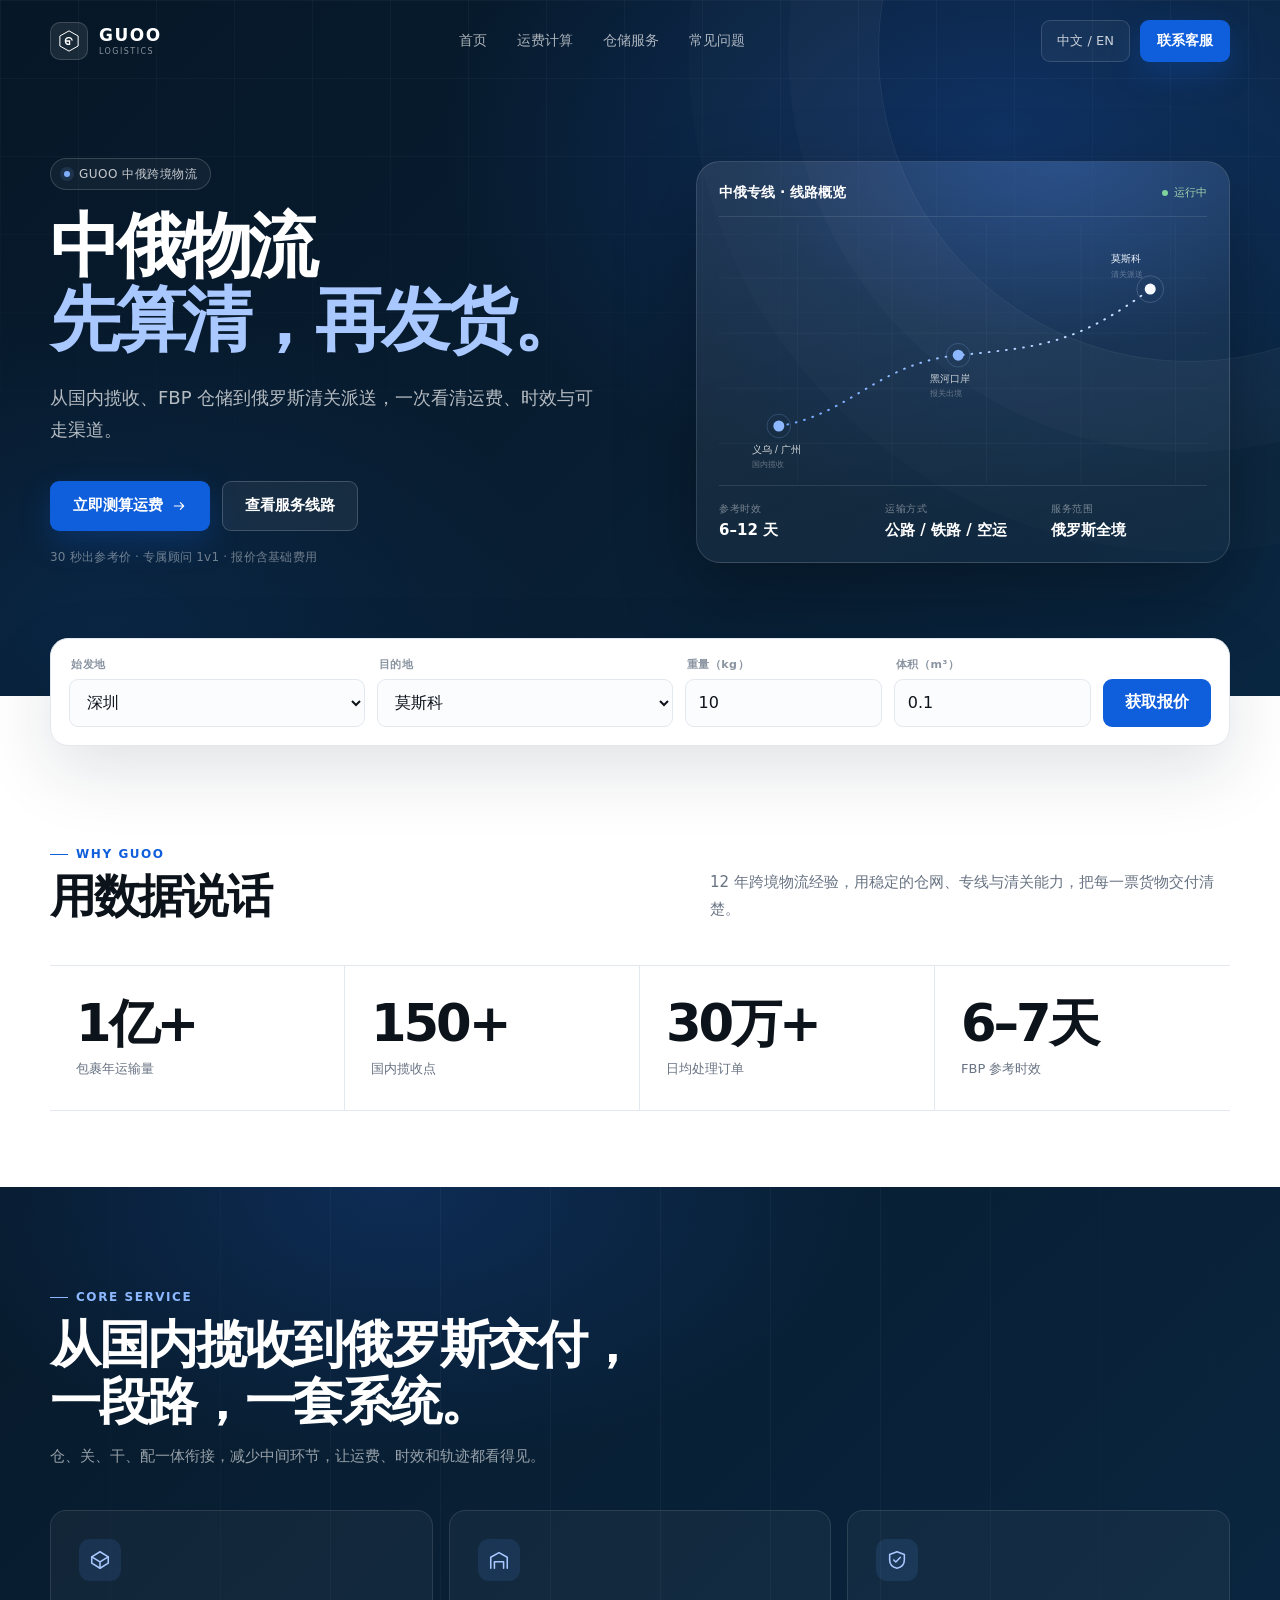
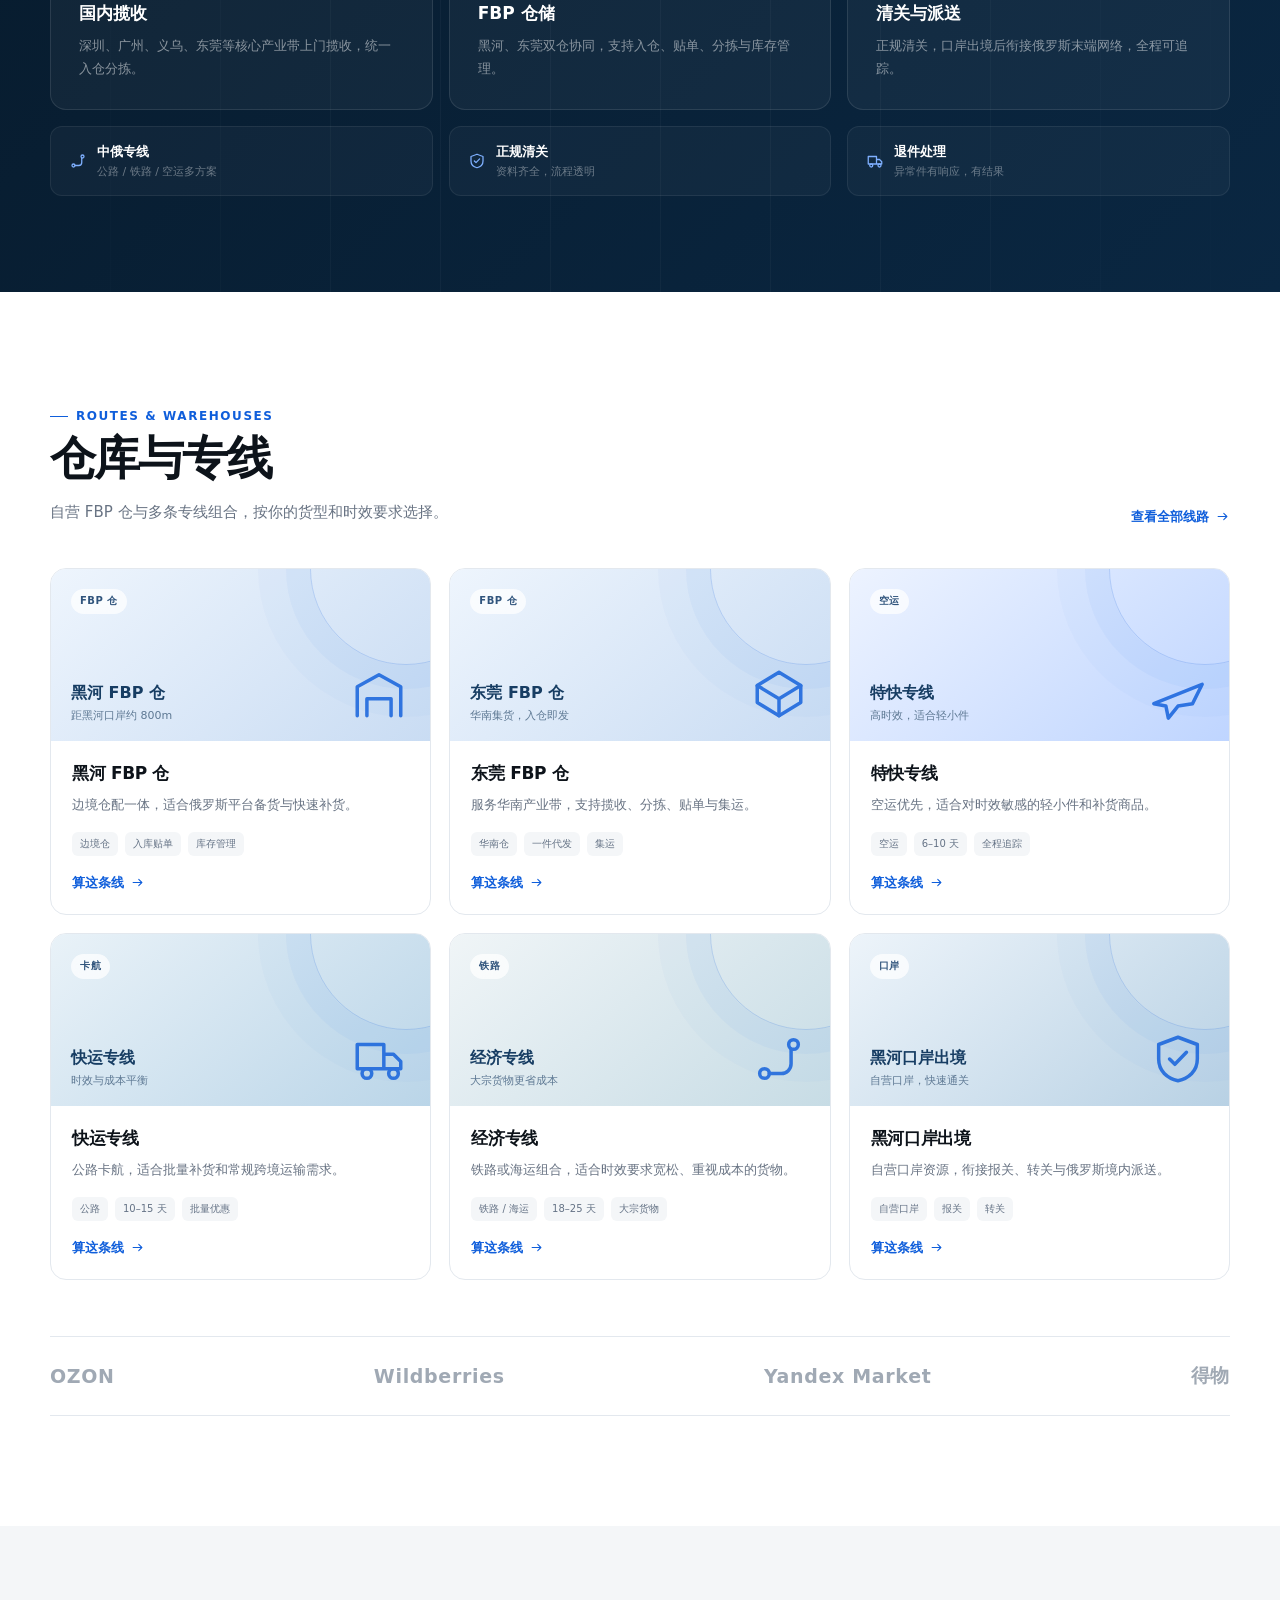
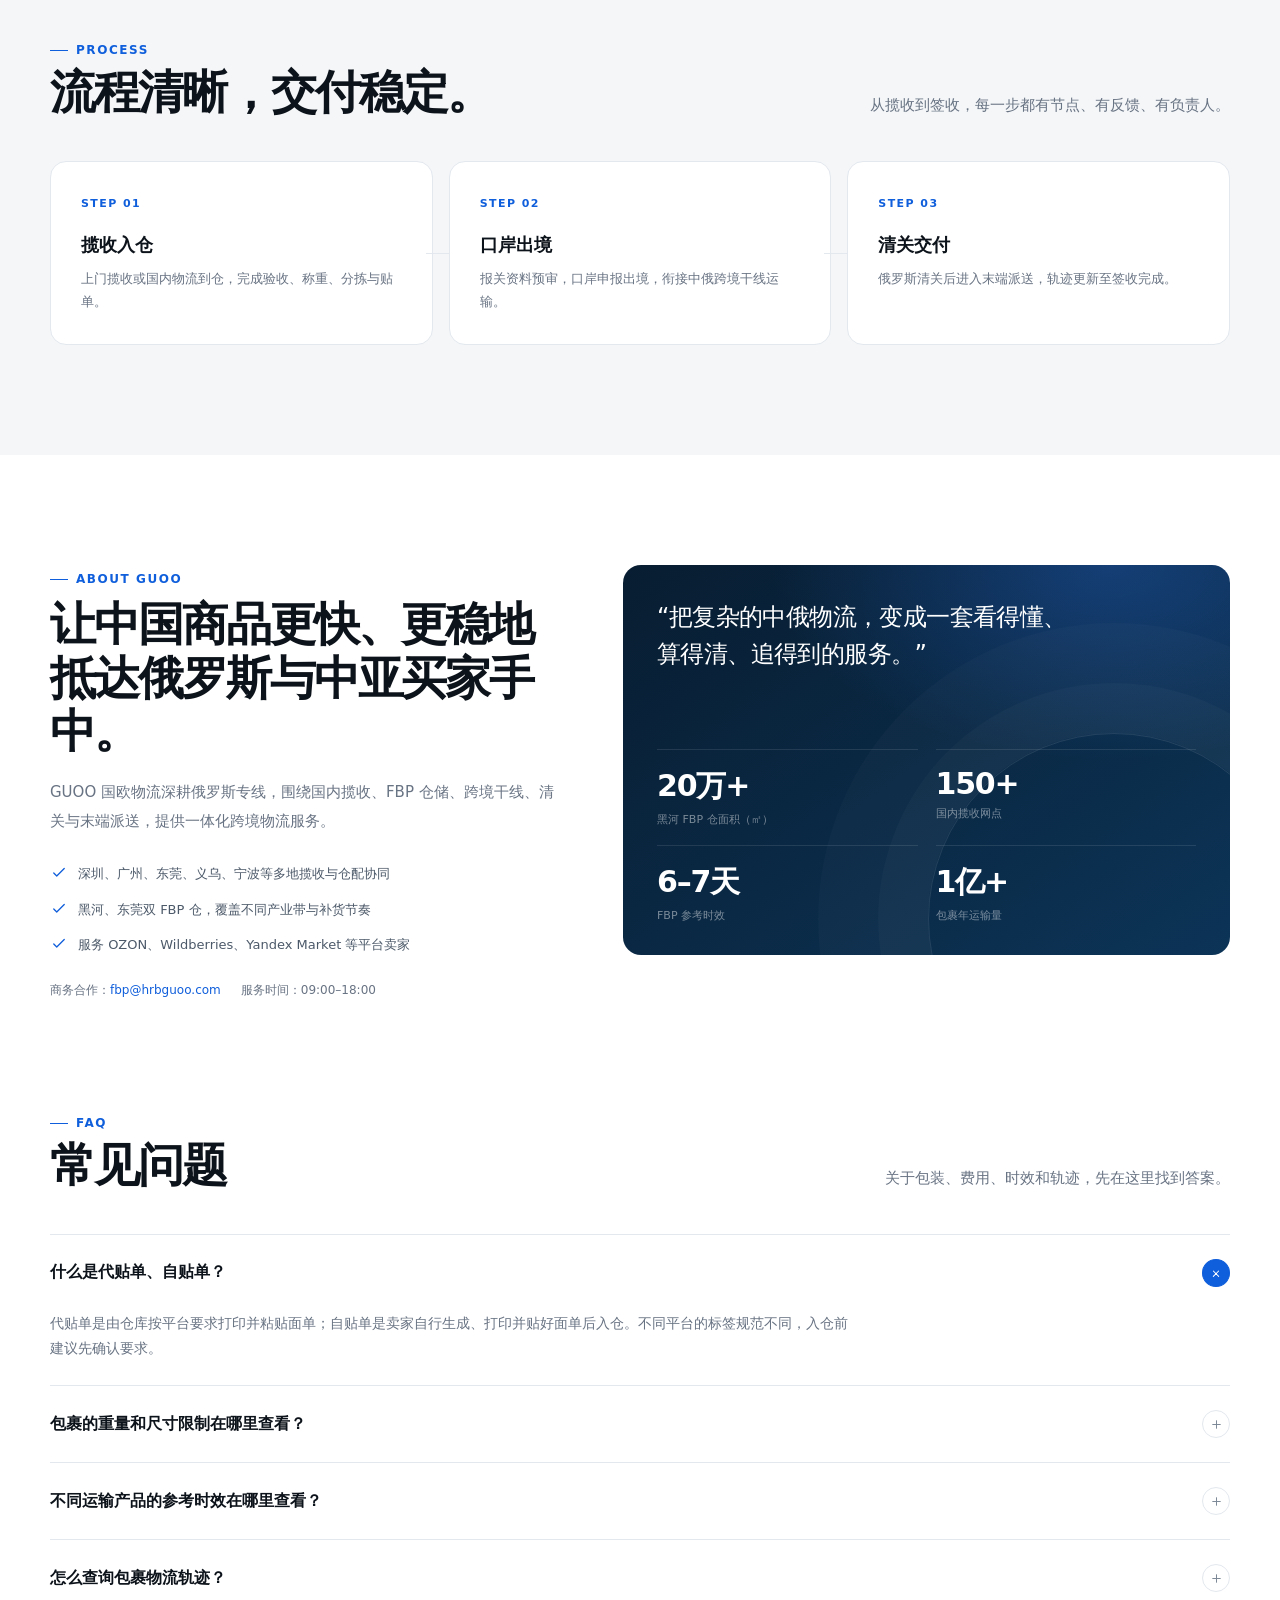
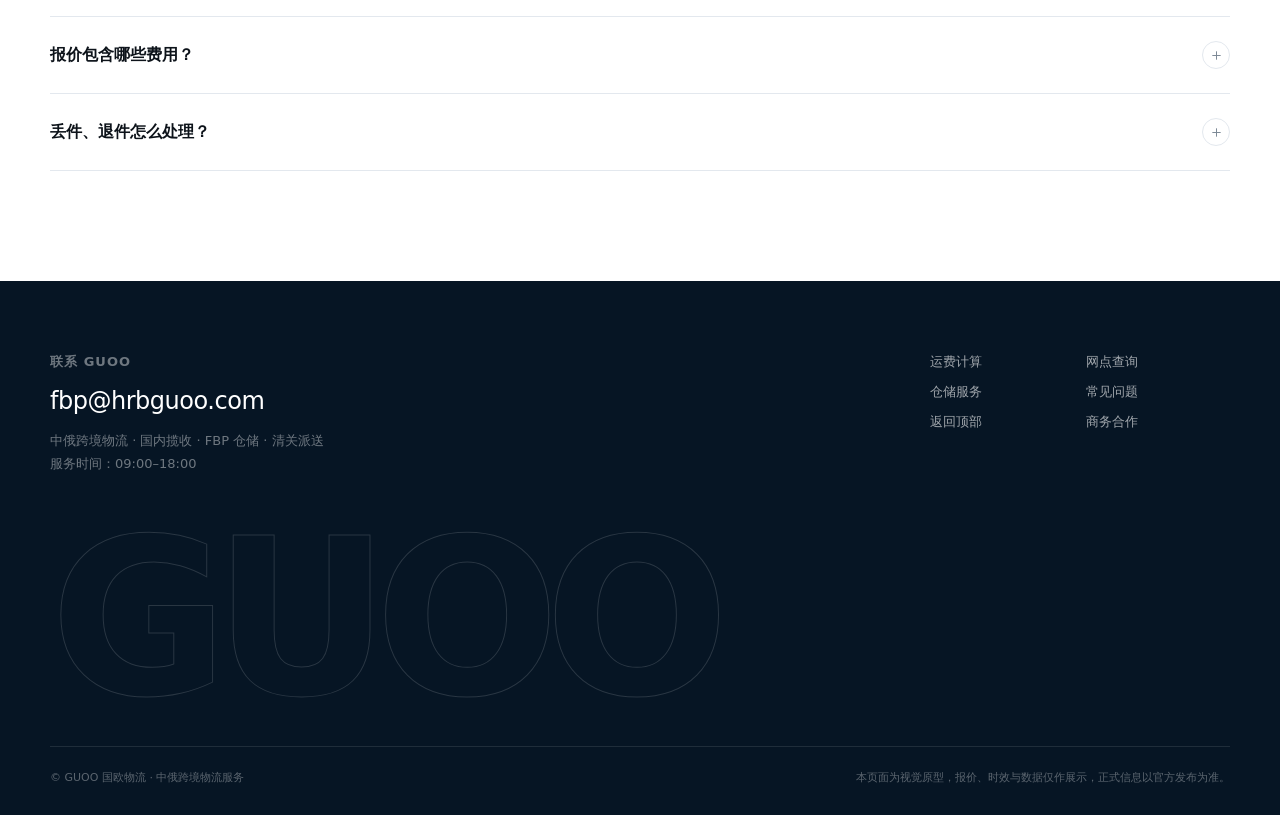
<file: index.html>
<!doctype html>
<html lang="zh-CN">
<head>
<meta charset="utf-8">
<meta name="viewport" content="width=device-width, initial-scale=1">
<meta name="theme-color" content="#081d31">
<title>GUOO 中俄物流｜运费、时效、网点一页查清</title>
<style>
:root{
  /* 正式并入时，把这里替换成官网现有 CSS 变量即可 */
  --brand:#0f5edb;
  --brand-dark:#0a4fbf;
  --navy:#081d31;
  --navy-2:#0d2d4d;
  --ink:#0d131a;
  --muted:#687383;
  --line:#e3e8ee;
  --soft:#f4f6f8;
  --white:#fff;
  --radius:16px;
  --max:1180px;
  --shadow:0 24px 70px rgba(7,28,48,.13);
}

*{box-sizing:border-box}
html{scroll-behavior:smooth}
body{
  margin:0;
  background:var(--white);
  color:var(--ink);
  font-family:"SF Pro Display","PingFang SC","Microsoft YaHei",system-ui,-apple-system,BlinkMacSystemFont,sans-serif;
  -webkit-font-smoothing:antialiased;
  text-rendering:optimizeLegibility;
}
a{color:inherit;text-decoration:none}
button,input,select{font:inherit}
button{cursor:pointer}
img,svg{display:block}
.container{width:min(var(--max),calc(100% - 48px));margin:0 auto}
.icon{width:22px;height:22px;fill:none;stroke:currentColor;stroke-width:1.7;stroke-linecap:round;stroke-linejoin:round}

/* ---------- 通用 ---------- */
.btn{
  display:inline-flex;align-items:center;justify-content:center;gap:8px;
  height:50px;padding:0 22px;border:1px solid transparent;border-radius:9px;
  font-size:15px;font-weight:650;transition:.2s ease;white-space:nowrap;
}
.btn-primary{background:var(--brand);color:#fff;box-shadow:0 12px 30px rgba(15,94,219,.25)}
.btn-primary:hover{background:var(--brand-dark);transform:translateY(-1px)}
.btn-ghost{background:rgba(255,255,255,.06);border-color:rgba(255,255,255,.18);color:#fff}
.btn-ghost:hover{background:rgba(255,255,255,.12)}
.btn-dark{background:var(--navy);color:#fff}
.btn-dark:hover{background:#0d2d4d;transform:translateY(-1px)}
.btn-sm{height:42px;padding:0 16px;font-size:14px}

.section{padding:110px 0}
.section-head{
  display:flex;align-items:flex-end;justify-content:space-between;
  gap:28px;margin-bottom:42px;
}
.section-head h2{
  margin:10px 0 0;font-size:clamp(32px,3.6vw,48px);
  line-height:1.12;letter-spacing:-.04em;font-weight:750;
}
.section-head p{margin:0;max-width:520px;color:var(--muted);font-size:15px;line-height:1.8}
.kicker{
  display:inline-flex;align-items:center;gap:8px;
  color:var(--brand);font-size:12px;font-weight:800;
  letter-spacing:.13em;text-transform:uppercase;
}
.kicker::before{content:"";width:18px;height:1px;background:currentColor}

/* ---------- 导航 ---------- */
.site-head{position:absolute;top:0;left:0;right:0;z-index:20;color:#fff}
.nav{height:82px;display:flex;align-items:center;justify-content:space-between;gap:32px}
.brand{display:flex;align-items:center;gap:11px;flex:none}
.brand-mark{
  width:38px;height:38px;border-radius:10px;
  display:grid;place-items:center;
  background:rgba(255,255,255,.08);
  border:1px solid rgba(255,255,255,.16);
}
.brand-mark svg{width:24px;height:24px}
.brand-name{font-size:17px;font-weight:800;letter-spacing:.09em;line-height:1}
.brand-sub{
  display:block;margin-top:4px;font-size:8px;font-weight:500;
  letter-spacing:.18em;color:rgba(255,255,255,.52);
}
.nav-links{display:flex;align-items:center;gap:30px;font-size:14px;color:rgba(255,255,255,.66)}
.nav-links a{transition:.2s}
.nav-links a:hover{color:#fff}
.nav-actions{display:flex;align-items:center;gap:10px}
.nav-ghost{
  height:42px;padding:0 15px;border-radius:9px;
  border:1px solid rgba(255,255,255,.14);
  background:rgba(255,255,255,.04);
  color:rgba(255,255,255,.78);font-size:13px;
}

/* ---------- 首屏 ---------- */
.hero{
  position:relative;overflow:hidden;color:#fff;
  padding:158px 0 130px;
  background:
    radial-gradient(900px 600px at 78% 20%,rgba(40,113,255,.24),transparent 62%),
    radial-gradient(700px 500px at 8% 90%,rgba(24,93,180,.16),transparent 65%),
    linear-gradient(135deg,#061727 0%,#081d31 52%,#0a2742 100%);
}
.hero::before{
  content:"";position:absolute;inset:0;pointer-events:none;
  background-image:
    linear-gradient(rgba(255,255,255,.035) 1px,transparent 1px),
    linear-gradient(90deg,rgba(255,255,255,.035) 1px,transparent 1px);
  background-size:78px 78px;
  -webkit-mask-image:linear-gradient(180deg,#000 0%,transparent 78%);
  mask-image:linear-gradient(180deg,#000 0%,transparent 78%);
}
.hero::after{
  content:"";position:absolute;width:620px;height:620px;right:-220px;top:-260px;
  border-radius:50%;border:1px solid rgba(255,255,255,.08);
  box-shadow:0 0 0 90px rgba(255,255,255,.018),0 0 0 190px rgba(255,255,255,.012);
  pointer-events:none;
}
.hero-grid{
  position:relative;z-index:2;
  display:grid;grid-template-columns:1.05fr .95fr;
  align-items:center;gap:56px;
}
.eyebrow{
  display:inline-flex;align-items:center;gap:9px;
  height:32px;padding:0 13px;border-radius:999px;
  border:1px solid rgba(255,255,255,.16);
  background:rgba(255,255,255,.045);
  color:rgba(255,255,255,.76);font-size:12px;letter-spacing:.04em;
}
.eyebrow .dot{width:6px;height:6px;border-radius:50%;background:#7fb0ff;box-shadow:0 0 0 4px rgba(127,176,255,.12)}
.hero h1{
  margin:20px 0 24px;
  font-size:clamp(50px,5.5vw,76px);
  line-height:1.05;letter-spacing:-.055em;font-weight:780;
}
.hero h1 span{color:#a9c8ff}
.hero-copy p{
  max-width:550px;margin:0;color:rgba(255,255,255,.7);
  font-size:18px;line-height:1.8;
}
.hero-actions{display:flex;gap:12px;margin-top:34px;flex-wrap:wrap}
.hero-micro{margin-top:18px;font-size:12px;color:rgba(255,255,255,.42);letter-spacing:.02em}

/* 线路面板 */
.route-panel{
  position:relative;border-radius:24px;padding:22px;
  border:1px solid rgba(255,255,255,.13);
  background:linear-gradient(160deg,rgba(255,255,255,.09),rgba(255,255,255,.025));
  box-shadow:0 30px 80px rgba(0,0,0,.3);
  overflow:hidden;
}
.route-panel::before{
  content:"";position:absolute;inset:0;pointer-events:none;
  background:radial-gradient(450px 260px at 70% 0,rgba(83,147,255,.2),transparent 70%);
}
.route-top{
  position:relative;display:flex;align-items:center;justify-content:space-between;
  gap:16px;padding-bottom:14px;border-bottom:1px solid rgba(255,255,255,.1);
  font-size:13px;color:rgba(255,255,255,.58);
}
.route-top strong{color:#fff;font-size:14px}
.status{display:inline-flex;align-items:center;gap:6px;color:#9fd0ae;font-size:11px}
.status::before{content:"";width:6px;height:6px;border-radius:50%;background:#7ed49b}
.route-map{width:100%;height:auto;margin:6px 0 2px}
.route-metrics{
  display:grid;grid-template-columns:repeat(3,1fr);gap:10px;
  padding-top:16px;border-top:1px solid rgba(255,255,255,.1);
}
.route-metric span{display:block;font-size:10px;color:rgba(255,255,255,.42);letter-spacing:.06em}
.route-metric strong{display:block;margin-top:5px;font-size:15px;color:#fff;font-weight:650}

/* ---------- 报价条 ---------- */
.quote-shell{position:relative;z-index:5;margin-top:-58px}
.quote-card{
  display:grid;grid-template-columns:1.08fr 1.08fr .72fr .72fr auto;
  gap:12px;align-items:end;
  background:#fff;border:1px solid var(--line);border-radius:18px;
  padding:18px;box-shadow:var(--shadow);
}
.field label{
  display:block;margin:0 0 7px 2px;
  color:#8a94a1;font-size:11px;font-weight:650;letter-spacing:.05em;
}
.field select,.field input{
  width:100%;height:48px;padding:0 13px;
  border:1px solid var(--line);border-radius:9px;
  background:#fbfcfe;color:var(--ink);outline:none;
  transition:.2s;
}
.field select:focus,.field input:focus{border-color:var(--brand);box-shadow:0 0 0 3px rgba(15,94,219,.1)}
.quote-submit{height:48px;border-radius:9px;border:0;background:var(--brand);color:#fff;font-weight:680;padding:0 22px;transition:.2s}
.quote-submit:hover{background:var(--brand-dark)}
.quote-result{
  grid-column:1/-1;padding:14px 16px;border-radius:9px;
  background:#f2f7ff;border:1px solid #dce9ff;color:#31557d;font-size:13px;
}
.quote-result strong{color:var(--brand);font-size:17px}
.demo-tag{font-size:10px;color:#8a94a1;margin-left:8px}

/* ---------- 数据 ---------- */
.stats-section{padding:94px 0 76px}
.stats-grid{
  display:grid;grid-template-columns:repeat(4,1fr);
  border-top:1px solid var(--line);border-bottom:1px solid var(--line);
}
.stat{padding:32px 26px;border-right:1px solid var(--line)}
.stat:last-child{border-right:0}
.stat strong{display:block;font-size:clamp(36px,4vw,52px);line-height:1;letter-spacing:-.06em;font-weight:760}
.stat span{display:block;margin-top:11px;color:var(--muted);font-size:13px}

/* ---------- 深色能力区 ---------- */
.capabilities{
  position:relative;overflow:hidden;padding:96px 0;color:#fff;
  background:
    radial-gradient(760px 440px at 30% 0,rgba(40,113,255,.18),transparent 64%),
    linear-gradient(135deg,#071a2b 0%,#0a2742 100%);
}
.capabilities::after{
  content:"";position:absolute;inset:0;pointer-events:none;
  background-image:linear-gradient(90deg,rgba(255,255,255,.035) 1px,transparent 1px);
  background-size:110px 100%;
  -webkit-mask-image:linear-gradient(90deg,transparent,#000 30%,#000 70%,transparent);
  mask-image:linear-gradient(90deg,transparent,#000 30%,#000 70%,transparent);
}
.capabilities .container{position:relative;z-index:2}
.cap-head{max-width:760px;margin-bottom:40px}
.cap-head h2{
  margin:12px 0 14px;font-size:clamp(34px,4vw,52px);
  line-height:1.1;letter-spacing:-.045em;
}
.cap-head p{margin:0;color:rgba(255,255,255,.58);font-size:15px;line-height:1.8}
.cap-grid{display:grid;grid-template-columns:repeat(3,1fr);gap:16px}
.cap-card{
  padding:28px;border-radius:16px;
  border:1px solid rgba(255,255,255,.1);
  background:rgba(255,255,255,.045);
}
.cap-icon{
  width:42px;height:42px;border-radius:11px;display:grid;place-items:center;
  background:rgba(84,148,255,.12);color:#a9c8ff;
}
.cap-card h3{margin:21px 0 10px;font-size:17px}
.cap-card p{margin:0;color:rgba(255,255,255,.5);font-size:13px;line-height:1.75}
.cap-mini{display:grid;grid-template-columns:repeat(3,1fr);gap:16px;margin-top:16px}
.cap-mini div{
  display:flex;align-items:center;gap:10px;padding:16px 18px;
  border-radius:12px;background:rgba(255,255,255,.035);
  border:1px solid rgba(255,255,255,.07);
}
.cap-mini .icon{width:18px;height:18px;color:#7fb0ff;flex:none}
.cap-mini b{display:block;font-size:13px}
.cap-mini small{display:block;margin-top:3px;font-size:11px;color:rgba(255,255,255,.38)}

/* ---------- 产品卡 ---------- */
.lines-grid{display:grid;grid-template-columns:repeat(3,1fr);gap:18px}
.line-card{
  position:relative;overflow:hidden;border-radius:16px;
  border:1px solid var(--line);background:#fff;
  transition:transform .22s ease,box-shadow .22s ease;
}
.line-card:hover{transform:translateY(-4px);box-shadow:0 22px 55px rgba(12,39,66,.1)}
.line-visual{
  position:relative;height:172px;padding:20px;overflow:hidden;
  display:flex;align-items:flex-start;justify-content:space-between;
}
.line-visual::before{
  content:"";position:absolute;width:190px;height:190px;border-radius:50%;
  right:-72px;top:-96px;border:1px solid rgba(15,94,219,.2);
  box-shadow:0 0 0 24px rgba(15,94,219,.04),0 0 0 52px rgba(15,94,219,.025);
}
.visual-warehouse{background:linear-gradient(140deg,#eef5fd,#c9dcf3)}
.visual-air{background:linear-gradient(140deg,#edf3ff,#bfd5ff)}
.visual-road{background:linear-gradient(140deg,#e9f2f8,#bad5e8)}
.visual-rail{background:linear-gradient(140deg,#f0f5f7,#c7dce5)}
.visual-port{background:linear-gradient(140deg,#edf4fa,#b8d1e4)}
.badge{
  position:relative;z-index:1;display:inline-flex;align-items:center;
  height:25px;padding:0 9px;border-radius:999px;
  background:rgba(255,255,255,.72);color:#31557d;
  font-size:10px;font-weight:700;letter-spacing:.05em;backdrop-filter:blur(8px);
}
.big-icon{
  position:absolute;right:22px;bottom:18px;width:58px;height:58px;
  color:var(--brand);opacity:.82;fill:none;stroke:currentColor;
  stroke-width:1.45;stroke-linecap:round;stroke-linejoin:round;
}
.visual-meta{position:absolute;left:20px;bottom:18px;z-index:1}
.visual-meta b{display:block;font-size:16px;color:#173d63}
.visual-meta span{display:block;margin-top:4px;font-size:11px;color:#5d7893}
.line-body{padding:21px 21px 22px}
.line-body h3{margin:0;font-size:17px;letter-spacing:-.02em}
.line-body p{margin:9px 0 16px;color:var(--muted);font-size:13px;line-height:1.7}
.line-meta{display:flex;flex-wrap:wrap;gap:7px}
.line-meta span{padding:5px 8px;border-radius:6px;background:var(--soft);color:#657386;font-size:10px}
.line-link{
  display:inline-flex;align-items:center;gap:6px;margin-top:18px;
  color:var(--brand);font-size:13px;font-weight:650;
}
.line-link .icon{width:15px;height:15px;transition:transform .2s}
.line-link:hover .icon{transform:translateX(3px)}

/* ---------- 平台 ---------- */
.platforms{
  display:flex;align-items:center;justify-content:space-between;gap:24px;
  margin-top:56px;padding:26px 0;
  border-top:1px solid var(--line);border-bottom:1px solid var(--line);
}
.platforms span{font-size:19px;font-weight:740;letter-spacing:.035em;color:#a0a9b4}

/* ---------- 流程 ---------- */
.process{background:var(--soft)}
.steps{display:grid;grid-template-columns:repeat(3,1fr);gap:16px}
.step{position:relative;padding:30px;border-radius:16px;background:#fff;border:1px solid var(--line)}
.step-num{font-size:11px;font-weight:800;letter-spacing:.13em;color:var(--brand)}
.step h3{margin:22px 0 10px;font-size:18px}
.step p{margin:0;color:var(--muted);font-size:13px;line-height:1.8}
.step:not(:last-child)::after{
  content:"";position:absolute;right:-22px;top:50%;width:28px;height:1px;
  background:var(--line);
}

/* ---------- 关于 ---------- */
.about-grid{display:grid;grid-template-columns:.92fr 1.08fr;gap:56px;align-items:start}
.about-copy h2{
  margin:12px 0 20px;font-size:clamp(32px,3.6vw,46px);
  line-height:1.16;letter-spacing:-.045em;
}
.about-copy p{margin:0;color:var(--muted);font-size:15px;line-height:1.9}
.about-points{display:grid;gap:14px;margin-top:28px}
.about-points div{display:flex;align-items:flex-start;gap:10px;font-size:13px;color:#4c5969;line-height:1.65}
.about-points .icon{width:18px;height:18px;margin-top:1px;color:var(--brand);flex:none}
.about-visual{
  position:relative;overflow:hidden;min-height:390px;padding:34px;border-radius:18px;
  color:#fff;background:
    radial-gradient(520px 300px at 80% 0,rgba(49,125,255,.28),transparent 65%),
    linear-gradient(145deg,#081d31,#0c3457);
}
.about-visual::before{
  content:"";position:absolute;right:-70px;bottom:-150px;
  width:370px;height:370px;border-radius:50%;
  border:1px solid rgba(255,255,255,.1);
  box-shadow:0 0 0 50px rgba(255,255,255,.025),0 0 0 110px rgba(255,255,255,.018);
}
.about-quote{position:relative;z-index:1;margin:0;max-width:430px;font-size:24px;line-height:1.55;letter-spacing:-.025em}
.about-numbers{position:absolute;left:34px;right:34px;bottom:32px;z-index:1;display:grid;grid-template-columns:1fr 1fr;gap:18px}
.about-numbers div{padding-top:16px;border-top:1px solid rgba(255,255,255,.1)}
.about-numbers strong{display:block;font-size:30px;letter-spacing:-.04em}
.about-numbers span{display:block;margin-top:5px;font-size:11px;color:rgba(255,255,255,.46)}
.about-contact{display:flex;flex-wrap:wrap;gap:20px;margin-top:26px;font-size:12px;color:var(--muted)}
.about-contact a{color:var(--brand)}

/* ---------- FAQ ---------- */
.faq-list{border-top:1px solid var(--line)}
.faq-item{border-bottom:1px solid var(--line)}
.faq-q{
  width:100%;display:flex;align-items:center;justify-content:space-between;gap:24px;
  padding:24px 0;border:0;background:transparent;text-align:left;
  font-size:16px;font-weight:620;color:var(--ink);
}
.faq-icon{
  width:28px;height:28px;border-radius:50%;border:1px solid var(--line);
  display:grid;place-items:center;flex:none;color:#7b8795;transition:.25s;
}
.faq-icon svg{width:13px;height:13px;fill:none;stroke:currentColor;stroke-width:1.8;stroke-linecap:round}
.faq-a{max-height:0;overflow:hidden;transition:max-height .3s ease;color:var(--muted);font-size:14px;line-height:1.8}
.faq-a p{margin:0 0 24px;max-width:800px}
.faq-item.open .faq-a{max-height:180px}
.faq-item.open .faq-icon{transform:rotate(45deg);background:var(--brand);border-color:var(--brand);color:#fff}

/* ---------- 页脚 ---------- */
.footer{position:relative;overflow:hidden;background:#061524;color:#fff;padding:72px 0 28px}
.footer-top{display:grid;grid-template-columns:1fr 1fr;gap:40px;align-items:start}
.footer h3{margin:0 0 16px;font-size:13px;font-weight:650;color:rgba(255,255,255,.42);letter-spacing:.08em}
.footer-contact a{display:inline-block;font-size:24px;letter-spacing:-.02em}
.footer-contact p{max-width:420px;margin:14px 0 0;color:rgba(255,255,255,.42);font-size:13px;line-height:1.8}
.footer-links{display:grid;grid-template-columns:repeat(2,minmax(0,1fr));gap:12px;justify-self:end;min-width:300px}
.footer-links a{color:rgba(255,255,255,.62);font-size:13px;transition:.2s}
.footer-links a:hover{color:#fff}
.footer-outline{
  margin-top:58px;font-size:clamp(88px,17vw,218px);font-weight:800;
  line-height:.78;letter-spacing:-.07em;color:transparent;
  -webkit-text-stroke:1px rgba(255,255,255,.14);
  user-select:none;pointer-events:none;white-space:nowrap;
}
.footer-bottom{
  display:flex;justify-content:space-between;gap:24px;
  margin-top:42px;padding-top:22px;border-top:1px solid rgba(255,255,255,.1);
  font-size:11px;line-height:1.7;color:rgba(255,255,255,.34);
}
.footer-bottom a{color:rgba(255,255,255,.54)}

/* ---------- 移动端 ---------- */
.mobile-cta{display:none}
@media (max-width:960px){
  .container{width:calc(100% - 40px)}
  .nav-links{display:none}
  .hero{padding-top:132px}
  .hero-grid,.about-grid{grid-template-columns:1fr}
  .hero-copy{max-width:700px}
  .route-panel{max-width:640px}
  .quote-card{grid-template-columns:1fr 1fr 1fr}
  .quote-submit{grid-column:span 1}
  .cap-grid,.lines-grid,.steps{grid-template-columns:1fr 1fr}
  .section{padding:88px 0}
  .stats-grid{grid-template-columns:1fr 1fr}
  .stat:nth-child(2){border-right:0}
  .stat:nth-child(-n+2){border-bottom:1px solid var(--line)}
  .step:not(:last-child)::after{display:none}
  .footer-top{grid-template-columns:1fr}
  .footer-links{justify-self:start}
}
@media (max-width:700px){
  .container{width:calc(100% - 32px)}
  .nav{height:72px}
  .brand-sub{display:none}
  .nav-ghost{display:none}
  .hero{padding:120px 0 108px}
  .hero h1{font-size:clamp(44px,13vw,58px)}
  .hero-copy p{font-size:16px}
  .hero-actions{flex-direction:column;align-items:stretch}
  .hero-actions .btn{width:100%}
  .quote-shell{margin-top:-46px}
  .quote-card{grid-template-columns:1fr 1fr;padding:14px}
  .quote-submit{grid-column:1/-1}
  .quote-result{font-size:12px}
  .section{padding:76px 0}
  .section-head{flex-direction:column;align-items:flex-start;margin-bottom:28px}
  .section-head h2{font-size:34px}
  .stats-grid{grid-template-columns:1fr 1fr}
  .stat{padding:24px 18px}
  .stat strong{font-size:38px}
  .capabilities{padding:76px 0}
  .cap-grid,.cap-mini,.lines-grid,.steps{grid-template-columns:1fr}
  .cap-mini{margin-top:12px}
  .platforms{flex-wrap:wrap;justify-content:flex-start;gap:18px 28px}
  .platforms span{font-size:17px}
  .about-grid{gap:36px}
  .about-visual{min-height:360px;padding:26px}
  .about-numbers{left:26px;right:26px;bottom:26px}
  .about-quote{font-size:21px}
  .footer{padding-top:58px}
  .footer-contact a{font-size:20px}
  .footer-links{grid-template-columns:1fr 1fr;min-width:0;width:100%}
  .footer-bottom{flex-direction:column;gap:10px}
  .mobile-cta{
    display:flex;position:fixed;z-index:50;left:12px;right:12px;bottom:12px;gap:8px;
    padding:8px;border-radius:14px;background:rgba(255,255,255,.92);
    border:1px solid var(--line);box-shadow:0 12px 40px rgba(7,28,48,.2);
    backdrop-filter:blur(14px);
  }
  .mobile-cta .btn{flex:1;height:46px;box-shadow:none}
  .mobile-cta .btn-ghost{background:#f4f6f8;color:var(--ink);border-color:var(--line)}
  body{padding-bottom:76px}
}
@media (prefers-reduced-motion:reduce){
  *{scroll-behavior:auto!important;transition:none!important;animation:none!important}
}
</style>
</head>
<body>

<!-- 图标库 -->
<svg xmlns="http://www.w3.org/2000/svg" style="display:none">
  <symbol id="i-box" viewBox="0 0 24 24">
    <path d="M21 8.5 12 3 3 8.5v7L12 21l9-5.5z"/>
    <path d="M3 8.5 12 14l9-5.5M12 14v7"/>
  </symbol>
  <symbol id="i-truck" viewBox="0 0 24 24">
    <path d="M3 6h11v10H3zM14 10h4l3 3v3h-7z"/>
    <circle cx="7" cy="18" r="2"/><circle cx="18" cy="18" r="2"/>
  </symbol>
  <symbol id="i-warehouse" viewBox="0 0 24 24">
    <path d="M3 21V9l9-5 9 5v12M7 21v-7h10v7M9 14h6"/>
  </symbol>
  <symbol id="i-plane" viewBox="0 0 24 24">
    <path d="m2 16 20-8-4 8-6 1-4 5-1-5z"/>
  </symbol>
  <symbol id="i-shield" viewBox="0 0 24 24">
    <path d="M12 3 20 6v6c0 5-3.5 8-8 9-4.5-1-8-4-8-9V6z"/>
    <path d="m8.5 12 2.2 2.2 4.8-5"/>
  </symbol>
  <symbol id="i-route" viewBox="0 0 24 24">
    <circle cx="6" cy="18" r="2"/><circle cx="18" cy="6" r="2"/>
    <path d="M8 18h5a4 4 0 0 0 4-4V8"/>
  </symbol>
  <symbol id="i-check" viewBox="0 0 24 24">
    <path d="m5 12 4 4L19 6"/>
  </symbol>
  <symbol id="i-arrow" viewBox="0 0 24 24">
    <path d="M5 12h14M14 7l5 5-5 5"/>
  </symbol>
</svg>

<!-- 导航 + 首屏 -->
<section class="hero" id="top">
  <header class="site-head">
    <div class="container nav">
      <a class="brand" href="#top" aria-label="GUOO 首页">
        <span class="brand-mark">
          <svg viewBox="0 0 36 36" aria-hidden="true">
            <path d="M18 2.8 31.7 10.5v15L18 33.2 4.3 25.5v-15L18 2.8Z"
                  fill="none" stroke="currentColor" stroke-width="1.5"/>
            <path d="M12.5 18h6.4v5.1h-1.2a5.1 5.1 0 1 1 4.9-6.5"
                  fill="none" stroke="currentColor" stroke-width="1.9"
                  stroke-linecap="round"/>
          </svg>
        </span>
        <span class="brand-name">GUOO<span class="brand-sub">LOGISTICS</span></span>
      </a>

      <nav class="nav-links" aria-label="主导航">
        <a href="#top">首页</a>
        <a href="#tools">运费计算</a>
        <a href="#services">仓储服务</a>
        <a href="#faq">常见问题</a>
      </nav>

      <div class="nav-actions">
        <button class="nav-ghost" type="button">中文 / EN</button>
        <a class="btn btn-primary btn-sm" href="#quote">联系客服</a>
      </div>
    </div>
  </header>

  <div class="container hero-grid">
    <div class="hero-copy">
      <div class="eyebrow"><span class="dot"></span> GUOO 中俄跨境物流</div>
      <h1>中俄物流<br><span>先算清，再发货。</span></h1>
      <p>从国内揽收、FBP 仓储到俄罗斯清关派送，一次看清运费、时效与可走渠道。</p>
      <div class="hero-actions">
        <a class="btn btn-primary" href="#quote">
          立即测算运费
          <svg class="icon" style="width:16px;height:16px"><use href="#i-arrow"/></svg>
        </a>
        <a class="btn btn-ghost" href="#tools">查看服务线路</a>
      </div>
      <div class="hero-micro">30 秒出参考价 · 专属顾问 1v1 · 报价含基础费用</div>
    </div>

    <div class="route-panel" aria-label="中俄物流线路示意">
      <div class="route-top">
        <strong>中俄专线 · 线路概览</strong>
        <span class="status">运行中</span>
      </div>

      <svg class="route-map" viewBox="0 0 620 330" role="img" aria-label="义乌广州经黑河到莫斯科的线路图">
        <defs>
          <linearGradient id="routeGrad" x1="0" x2="1">
            <stop offset="0" stop-color="#6ea4ff"/>
            <stop offset="1" stop-color="#d7e6ff"/>
          </linearGradient>
        </defs>

        <g stroke="rgba(255,255,255,.055)" stroke-width="1">
          <path d="M0 70h620M0 140h620M0 210h620M0 280h620"/>
          <path d="M100 0v330M220 0v330M340 0v330M460 0v330M580 0v330"/>
        </g>

        <path d="M76 258 C166 244 202 178 304 168 S455 154 548 84"
              fill="none" stroke="url(#routeGrad)" stroke-width="2.5"
              stroke-linecap="round" stroke-dasharray="1 10"/>

        <circle cx="76" cy="258" r="7" fill="#8db8ff"/>
        <circle cx="76" cy="258" r="15" fill="none" stroke="rgba(141,184,255,.28)"/>
        <circle cx="304" cy="168" r="7" fill="#8db8ff"/>
        <circle cx="304" cy="168" r="15" fill="none" stroke="rgba(141,184,255,.28)"/>
        <circle cx="548" cy="84" r="7" fill="#fff"/>
        <circle cx="548" cy="84" r="17" fill="none" stroke="rgba(255,255,255,.22)"/>

        <g font-family="PingFang SC, Microsoft YaHei, sans-serif">
          <text x="42" y="292" fill="rgba(255,255,255,.8)" font-size="13">义乌 / 广州</text>
          <text x="42" y="310" fill="rgba(255,255,255,.34)" font-size="10">国内揽收</text>
          <text x="268" y="202" fill="rgba(255,255,255,.8)" font-size="13">黑河口岸</text>
          <text x="268" y="220" fill="rgba(255,255,255,.34)" font-size="10">报关出境</text>
          <text x="498" y="50" fill="#fff" font-size="13">莫斯科</text>
          <text x="498" y="68" fill="rgba(255,255,255,.34)" font-size="10">清关派送</text>
        </g>
      </svg>

      <div class="route-metrics">
        <div class="route-metric"><span>参考时效</span><strong>6–12 天</strong></div>
        <div class="route-metric"><span>运输方式</span><strong>公路 / 铁路 / 空运</strong></div>
        <div class="route-metric"><span>服务范围</span><strong>俄罗斯全境</strong></div>
      </div>
    </div>
  </div>
</section>

<!-- 报价条 -->
<div class="quote-shell" id="quote">
  <div class="container">
    <form class="quote-card" id="quoteForm">
      <div class="field">
        <label for="origin">始发地</label>
        <select id="origin">
          <option>深圳</option>
          <option>广州</option>
          <option>义乌</option>
          <option>东莞</option>
        </select>
      </div>
      <div class="field">
        <label for="destination">目的地</label>
        <select id="destination">
          <option>莫斯科</option>
          <option>圣彼得堡</option>
          <option>叶卡捷琳堡</option>
        </select>
      </div>
      <div class="field">
        <label for="weight">重量（kg）</label>
        <input id="weight" type="number" value="10" min="1" step="1">
      </div>
      <div class="field">
        <label for="volume">体积（m³）</label>
        <input id="volume" type="number" value="0.1" min="0.01" step="0.01">
      </div>
      <button class="quote-submit" type="submit">获取报价</button>
      <div class="quote-result" id="quoteResult" hidden></div>
    </form>
  </div>
</div>

<!-- 数据 -->
<section class="stats-section">
  <div class="container">
    <div class="section-head">
      <div>
        <span class="kicker">Why GUOO</span>
        <h2>用数据说话</h2>
      </div>
      <p>12 年跨境物流经验，用稳定的仓网、专线与清关能力，把每一票货物交付清楚。</p>
    </div>

    <div class="stats-grid">
      <div class="stat"><strong>1亿+</strong><span>包裹年运输量</span></div>
      <div class="stat"><strong>150+</strong><span>国内揽收点</span></div>
      <div class="stat"><strong>30万+</strong><span>日均处理订单</span></div>
      <div class="stat"><strong>6–7天</strong><span>FBP 参考时效</span></div>
    </div>
  </div>
</section>

<!-- 能力 -->
<section class="capabilities" id="services">
  <div class="container">
    <div class="cap-head">
      <span class="kicker" style="color:#8db8ff">Core Service</span>
      <h2>从国内揽收到俄罗斯交付，<br>一段路，一套系统。</h2>
      <p>仓、关、干、配一体衔接，减少中间环节，让运费、时效和轨迹都看得见。</p>
    </div>

    <div class="cap-grid">
      <div class="cap-card">
        <span class="cap-icon"><svg class="icon"><use href="#i-box"/></svg></span>
        <h3>国内揽收</h3>
        <p>深圳、广州、义乌、东莞等核心产业带上门揽收，统一入仓分拣。</p>
      </div>
      <div class="cap-card">
        <span class="cap-icon"><svg class="icon"><use href="#i-warehouse"/></svg></span>
        <h3>FBP 仓储</h3>
        <p>黑河、东莞双仓协同，支持入仓、贴单、分拣与库存管理。</p>
      </div>
      <div class="cap-card">
        <span class="cap-icon"><svg class="icon"><use href="#i-shield"/></svg></span>
        <h3>清关与派送</h3>
        <p>正规清关，口岸出境后衔接俄罗斯末端网络，全程可追踪。</p>
      </div>
    </div>

    <div class="cap-mini">
      <div><svg class="icon"><use href="#i-route"/></svg><span><b>中俄专线</b><small>公路 / 铁路 / 空运多方案</small></span></div>
      <div><svg class="icon"><use href="#i-shield"/></svg><span><b>正规清关</b><small>资料齐全，流程透明</small></span></div>
      <div><svg class="icon"><use href="#i-truck"/></svg><span><b>退件处理</b><small>异常件有响应，有结果</small></span></div>
    </div>
  </div>
</section>

<!-- 仓库与专线 -->
<section class="section" id="tools">
  <div class="container">
    <div class="section-head">
      <div>
        <span class="kicker">Routes & Warehouses</span>
        <h2>仓库与专线</h2>
        <p style="margin-top:14px">自营 FBP 仓与多条专线组合，按你的货型和时效要求选择。</p>
      </div>
      <a class="line-link" href="#faq">查看全部线路 <svg class="icon"><use href="#i-arrow"/></svg></a>
    </div>

    <div class="lines-grid">
      <article class="line-card">
        <div class="line-visual visual-warehouse">
          <span class="badge">FBP 仓</span>
          <svg class="big-icon"><use href="#i-warehouse"/></svg>
          <div class="visual-meta"><b>黑河 FBP 仓</b><span>距黑河口岸约 800m</span></div>
        </div>
        <div class="line-body">
          <h3>黑河 FBP 仓</h3>
          <p>边境仓配一体，适合俄罗斯平台备货与快速补货。</p>
          <div class="line-meta"><span>边境仓</span><span>入库贴单</span><span>库存管理</span></div>
          <a class="line-link" href="#quote">算这条线 <svg class="icon"><use href="#i-arrow"/></svg></a>
        </div>
      </article>

      <article class="line-card">
        <div class="line-visual visual-warehouse">
          <span class="badge">FBP 仓</span>
          <svg class="big-icon"><use href="#i-box"/></svg>
          <div class="visual-meta"><b>东莞 FBP 仓</b><span>华南集货，入仓即发</span></div>
        </div>
        <div class="line-body">
          <h3>东莞 FBP 仓</h3>
          <p>服务华南产业带，支持揽收、分拣、贴单与集运。</p>
          <div class="line-meta"><span>华南仓</span><span>一件代发</span><span>集运</span></div>
          <a class="line-link" href="#quote">算这条线 <svg class="icon"><use href="#i-arrow"/></svg></a>
        </div>
      </article>

      <article class="line-card">
        <div class="line-visual visual-air">
          <span class="badge">空运</span>
          <svg class="big-icon"><use href="#i-plane"/></svg>
          <div class="visual-meta"><b>特快专线</b><span>高时效，适合轻小件</span></div>
        </div>
        <div class="line-body">
          <h3>特快专线</h3>
          <p>空运优先，适合对时效敏感的轻小件和补货商品。</p>
          <div class="line-meta"><span>空运</span><span>6–10 天</span><span>全程追踪</span></div>
          <a class="line-link" href="#quote">算这条线 <svg class="icon"><use href="#i-arrow"/></svg></a>
        </div>
      </article>

      <article class="line-card">
        <div class="line-visual visual-road">
          <span class="badge">卡航</span>
          <svg class="big-icon"><use href="#i-truck"/></svg>
          <div class="visual-meta"><b>快运专线</b><span>时效与成本平衡</span></div>
        </div>
        <div class="line-body">
          <h3>快运专线</h3>
          <p>公路卡航，适合批量补货和常规跨境运输需求。</p>
          <div class="line-meta"><span>公路</span><span>10–15 天</span><span>批量优惠</span></div>
          <a class="line-link" href="#quote">算这条线 <svg class="icon"><use href="#i-arrow"/></svg></a>
        </div>
      </article>

      <article class="line-card">
        <div class="line-visual visual-rail">
          <span class="badge">铁路</span>
          <svg class="big-icon"><use href="#i-route"/></svg>
          <div class="visual-meta"><b>经济专线</b><span>大宗货物更省成本</span></div>
        </div>
        <div class="line-body">
          <h3>经济专线</h3>
          <p>铁路或海运组合，适合时效要求宽松、重视成本的货物。</p>
          <div class="line-meta"><span>铁路 / 海运</span><span>18–25 天</span><span>大宗货物</span></div>
          <a class="line-link" href="#quote">算这条线 <svg class="icon"><use href="#i-arrow"/></svg></a>
        </div>
      </article>

      <article class="line-card">
        <div class="line-visual visual-port">
          <span class="badge">口岸</span>
          <svg class="big-icon"><use href="#i-shield"/></svg>
          <div class="visual-meta"><b>黑河口岸出境</b><span>自营口岸，快速通关</span></div>
        </div>
        <div class="line-body">
          <h3>黑河口岸出境</h3>
          <p>自营口岸资源，衔接报关、转关与俄罗斯境内派送。</p>
          <div class="line-meta"><span>自营口岸</span><span>报关</span><span>转关</span></div>
          <a class="line-link" href="#quote">算这条线 <svg class="icon"><use href="#i-arrow"/></svg></a>
        </div>
      </article>
    </div>

    <div class="platforms" aria-label="合作平台">
      <span>OZON</span>
      <span>Wildberries</span>
      <span>Yandex Market</span>
      <span>得物</span>
    </div>
  </div>
</section>

<!-- 流程 -->
<section class="section process">
  <div class="container">
    <div class="section-head">
      <div>
        <span class="kicker">Process</span>
        <h2>流程清晰，交付稳定。</h2>
      </div>
      <p>从揽收到签收，每一步都有节点、有反馈、有负责人。</p>
    </div>

    <div class="steps">
      <div class="step">
        <span class="step-num">STEP 01</span>
        <h3>揽收入仓</h3>
        <p>上门揽收或国内物流到仓，完成验收、称重、分拣与贴单。</p>
      </div>
      <div class="step">
        <span class="step-num">STEP 02</span>
        <h3>口岸出境</h3>
        <p>报关资料预审，口岸申报出境，衔接中俄跨境干线运输。</p>
      </div>
      <div class="step">
        <span class="step-num">STEP 03</span>
        <h3>清关交付</h3>
        <p>俄罗斯清关后进入末端派送，轨迹更新至签收完成。</p>
      </div>
    </div>
  </div>
</section>

<!-- 关于 -->
<section class="section">
  <div class="container about-grid">
    <div class="about-copy">
      <span class="kicker">About GUOO</span>
      <h2>让中国商品更快、更稳地抵达俄罗斯与中亚买家手中。</h2>
      <p>GUOO 国欧物流深耕俄罗斯专线，围绕国内揽收、FBP 仓储、跨境干线、清关与末端派送，提供一体化跨境物流服务。</p>

      <div class="about-points">
        <div><svg class="icon"><use href="#i-check"/></svg><span>深圳、广州、东莞、义乌、宁波等多地揽收与仓配协同</span></div>
        <div><svg class="icon"><use href="#i-check"/></svg><span>黑河、东莞双 FBP 仓，覆盖不同产业带与补货节奏</span></div>
        <div><svg class="icon"><use href="#i-check"/></svg><span>服务 OZON、Wildberries、Yandex Market 等平台卖家</span></div>
      </div>

      <div class="about-contact">
        <span>商务合作：<a href="mailto:fbp@hrbguoo.com">fbp@hrbguoo.com</a></span>
        <span>服务时间：09:00–18:00</span>
      </div>
    </div>

    <div class="about-visual">
      <p class="about-quote">“把复杂的中俄物流，变成一套看得懂、算得清、追得到的服务。”</p>
      <div class="about-numbers">
        <div><strong>20万+</strong><span>黑河 FBP 仓面积（㎡）</span></div>
        <div><strong>150+</strong><span>国内揽收网点</span></div>
        <div><strong>6–7天</strong><span>FBP 参考时效</span></div>
        <div><strong>1亿+</strong><span>包裹年运输量</span></div>
      </div>
    </div>
  </div>
</section>

<!-- FAQ -->
<section class="section" id="faq" style="padding-top:0">
  <div class="container">
    <div class="section-head">
      <div>
        <span class="kicker">FAQ</span>
        <h2>常见问题</h2>
      </div>
      <p>关于包装、费用、时效和轨迹，先在这里找到答案。</p>
    </div>

    <div class="faq-list">
      <div class="faq-item open">
        <button class="faq-q" type="button" aria-expanded="true">
          什么是代贴单、自贴单？
          <span class="faq-icon"><svg viewBox="0 0 24 24"><path d="M12 5v14M5 12h14"/></svg></span>
        </button>
        <div class="faq-a"><p>代贴单是由仓库按平台要求打印并粘贴面单；自贴单是卖家自行生成、打印并贴好面单后入仓。不同平台的标签规范不同，入仓前建议先确认要求。</p></div>
      </div>

      <div class="faq-item">
        <button class="faq-q" type="button" aria-expanded="false">
          包裹的重量和尺寸限制在哪里查看？
          <span class="faq-icon"><svg viewBox="0 0 24 24"><path d="M12 5v14M5 12h14"/></svg></span>
        </button>
        <div class="faq-a"><p>不同线路、不同平台对单件重量、长边和围长要求不同。提交货物信息后，系统会按线路规则提示是否超限，也可直接联系客服确认。</p></div>
      </div>

      <div class="faq-item">
        <button class="faq-q" type="button" aria-expanded="false">
          不同运输产品的参考时效在哪里查看？
          <span class="faq-icon"><svg viewBox="0 0 24 24"><path d="M12 5v14M5 12h14"/></svg></span>
        </button>
        <div class="faq-a"><p>每条线路卡片都会展示参考时效。实际时效会受口岸、清关、目的城市和旺季影响，下单前请以客服确认的当周时效为准。</p></div>
      </div>

      <div class="faq-item">
        <button class="faq-q" type="button" aria-expanded="false">
          怎么查询包裹物流轨迹？
          <span class="faq-icon"><svg viewBox="0 0 24 24"><path d="M12 5v14M5 12h14"/></svg></span>
        </button>
        <div class="faq-a"><p>入仓后生成运单号，可在平台后台或 GUOO 查询入口查看揽收、出境、清关和派送节点。异常件会由专属客服跟进。</p></div>
      </div>

      <div class="faq-item">
        <button class="faq-q" type="button" aria-expanded="false">
          报价包含哪些费用？
          <span class="faq-icon"><svg viewBox="0 0 24 24"><path d="M12 5v14M5 12h14"/></svg></span>
        </button>
        <div class="faq-a"><p>通常包含基础运输费，可能涉及燃油、偏远地区、超尺寸、清关或退件等附加费用。最终费用以货物信息核验后的正式报价为准。</p></div>
      </div>

      <div class="faq-item">
        <button class="faq-q" type="button" aria-expanded="false">
          丢件、退件怎么处理？
          <span class="faq-icon"><svg viewBox="0 0 24 24"><path d="M12 5v14M5 12h14"/></svg></span>
        </button>
        <div class="faq-a"><p>发现异常后请第一时间联系客服并提供运单号。我们会按线路服务条款核实节点、发起查询或退件处理，并同步处理进度。</p></div>
      </div>
    </div>
  </div>
</section>

<!-- 页脚 -->
<footer class="footer">
  <div class="container">
    <div class="footer-top">
      <div class="footer-contact">
        <h3>联系 GUOO</h3>
        <a href="mailto:fbp@hrbguoo.com">fbp@hrbguoo.com</a>
        <p>中俄跨境物流 · 国内揽收 · FBP 仓储 · 清关派送<br>服务时间：09:00–18:00</p>
      </div>

      <div class="footer-links">
        <a href="#tools">运费计算</a>
        <a href="#tools">网点查询</a>
        <a href="#services">仓储服务</a>
        <a href="#faq">常见问题</a>
        <a href="#top">返回顶部</a>
        <a href="mailto:fbp@hrbguoo.com">商务合作</a>
      </div>
    </div>

    <div class="footer-outline">GUOO</div>

    <div class="footer-bottom">
      <span>© GUOO 国欧物流 · 中俄跨境物流服务</span>
      <span>本页面为视觉原型，报价、时效与数据仅作展示，正式信息以官方发布为准。</span>
    </div>
  </div>
</footer>

<!-- 移动端固定 CTA -->
<div class="mobile-cta">
  <a class="btn btn-primary" href="#quote">算运费</a>
  <a class="btn btn-ghost" href="mailto:fbp@hrbguoo.com">联系客服</a>
</div>

<script>
  // FAQ 展开收起
  document.querySelectorAll('.faq-q').forEach(function(btn){
    btn.addEventListener('click', function(){
      const item = btn.closest('.faq-item');
      const isOpen = item.classList.contains('open');

      document.querySelectorAll('.faq-item').forEach(function(other){
        other.classList.remove('open');
        const q = other.querySelector('.faq-q');
        if(q) q.setAttribute('aria-expanded','false');
      });

      if(!isOpen){
        item.classList.add('open');
        btn.setAttribute('aria-expanded','true');
      }
    });
  });

  // 演示报价
  const form = document.getElementById('quoteForm');
  const result = document.getElementById('quoteResult');

  form.addEventListener('submit', function(e){
    e.preventDefault();

    const destination = document.getElementById('destination').value;
    const weight = Math.max(1, parseFloat(document.getElementById('weight').value) || 1);
    const volume = Math.max(0.01, parseFloat(document.getElementById('volume').value) || 0.01);
    const chargeable = Math.max(weight, volume * 167);
    const base = destination === '莫斯科' ? 95 : 110;
    const price = Math.round(base + chargeable * 27);

    result.hidden = false;
    result.innerHTML =
      '演示报价：<strong>¥' + price.toLocaleString('zh-CN') + ' 起</strong>' +
      ' · 计费重约 ' + chargeable.toFixed(1) + ' kg' +
      ' · 参考时效 6–12 天' +
      '<span class="demo-tag">（原型演示数据）</span>';
  });
</script>

</body>
</html>
</file>
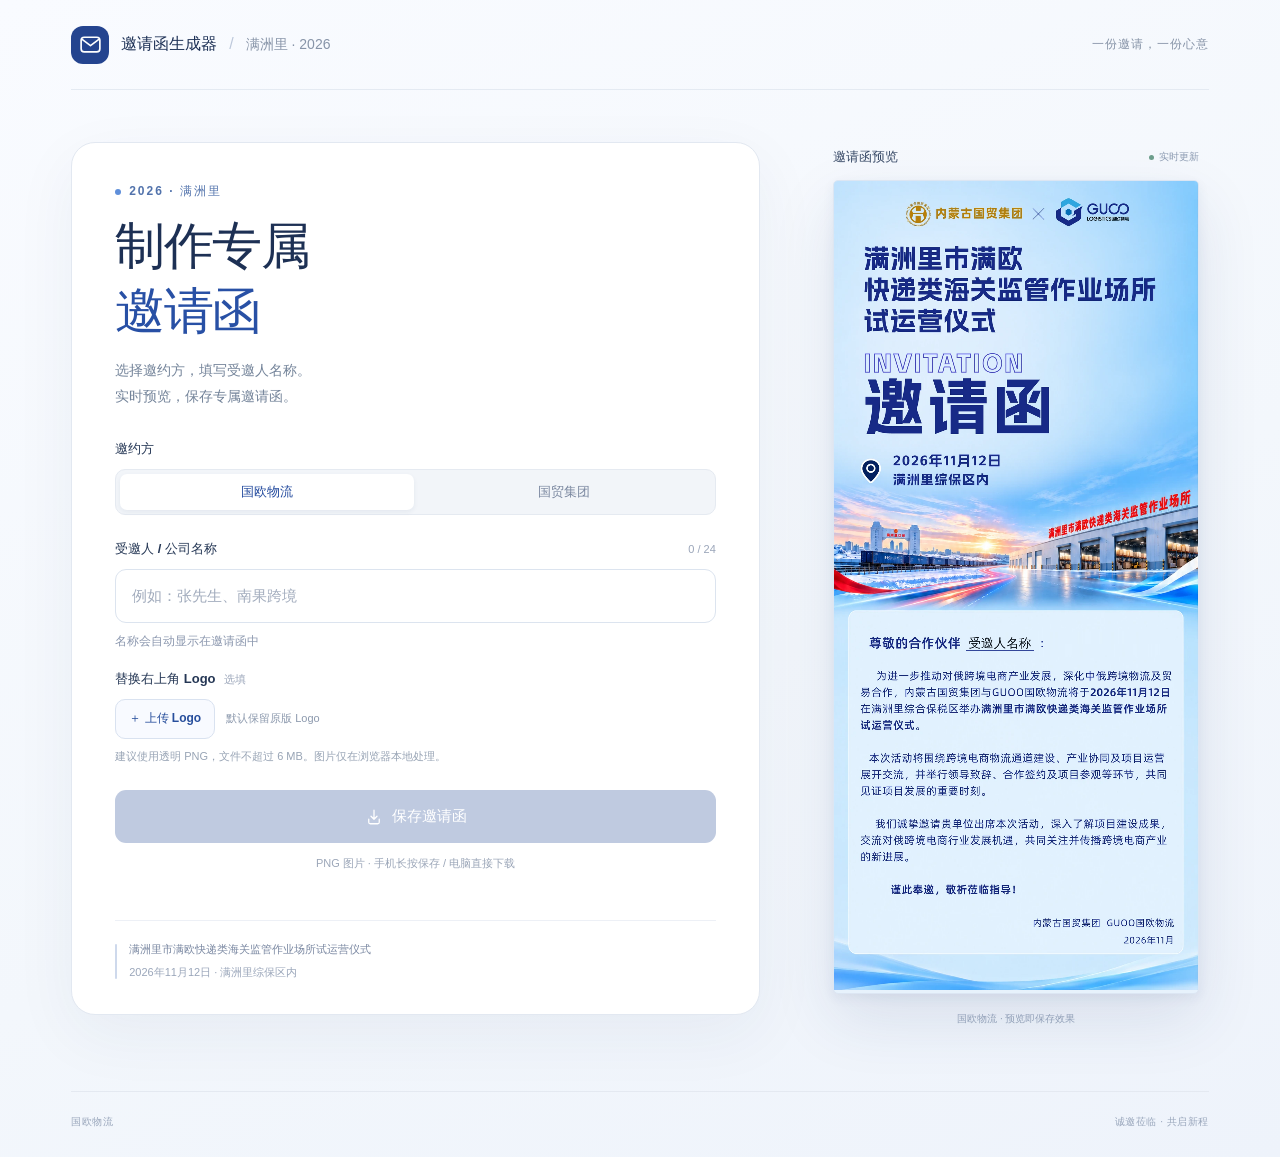
<file: invitation/index.html>
<!doctype html>
<html lang="zh-CN">
<head>
  <meta charset="utf-8">
  <meta name="viewport" content="width=device-width,initial-scale=1,viewport-fit=cover">
  <meta name="theme-color" content="#f3f7fc">
  <meta name="description" content="填写受邀人或公司名称，预览并保存专属邀请函。">
  <title>邀请函生成器 · 国欧物流 / 国贸集团</title>
  <link rel="icon" type="image/svg+xml" href="./assets/icon.svg">
  <link rel="stylesheet" href="./style-v3.css?v=4">
</head>
<body>
  <div class="page">
    <header class="header">
      <a class="brand" href="./" aria-label="邀请函生成器首页">
        <span class="brand-icon" aria-hidden="true"><svg viewBox="0 0 24 24" fill="none"><rect x="3" y="5" width="18" height="14" rx="3" stroke="currentColor" stroke-width="1.6"/><path d="m4 7 8 6 8-6" stroke="currentColor" stroke-width="1.6" stroke-linecap="round" stroke-linejoin="round"/></svg></span>
        <span>邀请函生成器<span class="brand-divider">/</span><span class="brand-title">满洲里 · 2026</span></span>
      </a>
      <span class="header-note">一份邀请，一份心意</span>
    </header>

    <main class="workspace">
      <section class="editor" aria-labelledby="page-title">
        <div class="eyebrow"><span></span>2026 · 满洲里</div>
        <h1 id="page-title">制作专属<span>邀请函</span></h1>
        <p class="intro">选择邀约方，填写受邀人名称。<br>实时预览，保存专属邀请函。</p>

        <form id="invitation-form" novalidate>
          <fieldset id="issuer-options" class="issuer-options">
            <legend>邀约方</legend>
            <div class="mode-switch">
              <label><input type="radio" name="issuer" value="guoo" checked><span>国欧物流</span></label>
              <label><input type="radio" name="issuer" value="guomao"><span>国贸集团</span></label>
            </div>
          </fieldset>
          <div class="field-heading"><label for="guest-name">受邀人 / 公司名称</label><span id="count">0 / 24</span></div>
          <input id="guest-name" name="guest" type="text" placeholder="例如：张先生、南果跨境" maxlength="48" autocomplete="off" spellcheck="false" aria-describedby="field-hint">
          <p id="field-hint" class="field-hint">名称会自动显示在右侧邀请函中</p>
          <div class="logo-field">
            <div class="field-heading"><label for="logo-upload">替换右上角 Logo <span class="optional">选填</span></label></div>
            <div class="upload-row">
              <label for="logo-upload" class="upload-trigger">＋ 上传 Logo</label>
              <span class="file-name" id="logo-file-name">默认保留原版 Logo</span>
              <button type="button" id="clear-logo" class="clear-logo" hidden>恢复默认</button>
            </div>
            <input type="file" id="logo-upload" class="file-input" accept="image/png,image/jpeg,image/webp" aria-describedby="logo-hint">
            <p id="logo-hint" class="logo-hint">建议使用透明 PNG，文件不超过 6 MB。图片仅在浏览器本地处理。</p>
          </div>
          <button id="save-button" type="submit" disabled>
            <svg viewBox="0 0 24 24" fill="none" aria-hidden="true"><path d="M12 3v12m-4-4 4 4 4-4M5 15v4a2 2 0 0 0 2 2h10a2 2 0 0 0 2-2v-4" stroke="currentColor" stroke-width="1.7" stroke-linecap="round" stroke-linejoin="round"/></svg>
            <span>保存邀请函</span>
          </button>
          <p class="save-note">PNG 图片 · 手机长按保存 / 电脑直接下载</p>
          <p id="status" class="status" role="status" aria-live="polite"></p>
        </form>

        <div class="event-note"><span class="event-line"></span><div>满洲里市满欧快递类海关监管作业场所试运营仪式<small>2026年11月12日 · 满洲里综保区内</small></div></div>
      </section>

      <section class="preview" aria-labelledby="preview-title">
        <div class="preview-heading"><h2 id="preview-title">邀请函预览</h2><span><i></i>实时更新</span></div>
        <div class="paper"><canvas id="invitation" width="841" height="1870" role="img" aria-label="邀请函预览，填写名称后将实时更新"></canvas><div id="loading" class="loading">正在载入邀请函…</div></div>
        <p id="template-note" class="preview-note">国欧物流 · 预览采用轻量图片</p>
      </section>
    </main>
    <footer><span id="issuer-footer">国欧物流</span><span>诚邀莅临 · 共启新程</span></footer>
  </div>

  <dialog id="save-dialog" aria-labelledby="save-title">
    <div class="dialog-header"><div><h2 id="save-title">邀请函已生成</h2><p>长按下方图片，选择「保存图片」</p></div><button id="close-dialog" type="button" aria-label="关闭">×</button></div>
    <img id="save-image" alt="已生成的专属邀请函，可长按保存">
  </dialog>
  <script src="./templates-v3.js?v=4" defer></script>
  <script src="./app-v3.js?v=4" defer></script>
  <script src="./enhancements.js?v=4" defer></script>
</body>
</html>
</file>
<file: invitation/style-v3.css>
:root{font-family:-apple-system,BlinkMacSystemFont,"PingFang SC","Microsoft YaHei",sans-serif;color:#15265b;background:#f3f7fc;font-synthesis:none;font-weight:400}*{box-sizing:border-box}body{margin:0;background:radial-gradient(ellipse at 80% 35%,#e0edff99,transparent 55%),#f3f7fc}button,input{font:inherit}button,a,input{-webkit-tap-highlight-color:transparent}button{cursor:pointer}a{color:inherit;text-decoration:none}.page{max-width:1140px;margin:auto;padding:0 48px}.header{height:104px;display:flex;align-items:center;justify-content:space-between;border-bottom:1px solid #dce4f0}.brand{display:flex;align-items:center;gap:12px;font-size:16px;font-weight:650;white-space:nowrap}.brand-icon{display:grid;place-items:center;width:38px;height:38px;color:#fff;background:#1b3289;border-radius:11px}.brand-icon svg{width:25px;height:25px}.brand-divider{margin:0 12px;color:#bdc8db;font-weight:400}.brand-title{font-size:14px;color:#566580;font-weight:450}.header-note{font-size:12px;color:#8a97af;letter-spacing:1px}.workspace{display:grid;grid-template-columns:1fr 1fr;gap:72px;align-items:center;padding:40px 40px 36px}.editor{padding-bottom:24px}.eyebrow{font-size:12px;font-weight:550;letter-spacing:2px;color:#5b75a3;display:flex;align-items:center;gap:8px;margin-bottom:20px}.eyebrow span{width:6px;height:6px;border-radius:50%;background:#5f8fda}h1{font-size:50px;line-height:1.23;font-weight:650;letter-spacing:-1.8px;margin:0 0 20px}h1 span{display:block;color:#2548ac;margin-top:3px}.intro{font-size:15px;line-height:1.9;color:#7a879e;margin:0 0 37px}form{max-width:350px}.field-heading{display:flex;align-items:center;justify-content:space-between;font-size:13px;margin-bottom:11px;font-weight:550}.field-heading span{font-size:11px;color:#9aa5b9;font-weight:400;font-variant-numeric:tabular-nums}input{display:block;width:100%;height:54px;border:1px solid #d7e0ee;border-radius:10px;background:#fff;padding:0 16px;font-size:15px;color:#17275b;outline:none;transition:border-color .15s,box-shadow .15s}input::placeholder{color:#a2acbd}input:focus{border-color:#7190d8;box-shadow:0 0 0 3px #355dca0e}input[aria-invalid="true"]{border-color:#c05b5b}.field-hint{font-size:12px;color:#8c98af;min-height:18px;line-height:1.5;margin:9px 0 24px}.field-hint.error{color:#b74747}#save-button{width:100%;border:0;background:#233c94;color:#fff;display:flex;align-items:center;justify-content:center;gap:9px;height:52px;border-radius:10px;font-size:15px;font-weight:550;box-shadow:0 5px 10px #213b9010;transition:background .15s,transform .15s}#save-button svg{width:18px;height:18px}#save-button:hover:enabled{background:#183181}#save-button:active:enabled{transform:translateY(1px)}#save-button:disabled{background:#b4c2df;cursor:default;box-shadow:none}button:focus-visible,a:focus-visible{outline:3px solid #7298ef;outline-offset:4px}.save-note{text-align:center;font-size:11px;color:#98a4b9;margin:13px 0 0}.status{font-size:12px;color:#46658c;line-height:1.6;min-height:20px;margin:8px 0 0}.event-note{display:flex;gap:12px;margin-top:28px;font-size:11px;color:#7987a1;line-height:1.6}.event-note small{display:block;font-size:11px;color:#9aa6ba;margin-top:5px}.event-line{width:2px;background:#ced9ec;margin:3px 0;border-radius:3px}.preview{width:310px;justify-self:end}.preview-heading{display:flex;justify-content:space-between;align-items:center;margin-bottom:14px}.preview-heading h2{font-size:12px;font-weight:550;color:#657690;margin:0}.preview-heading>span{display:flex;align-items:center;gap:5px;font-size:10px;color:#8c9bb2}.preview-heading i{width:5px;height:5px;border-radius:50%;background:#6d9e8c}.paper{position:relative;width:100%;background:#dff0ff;box-shadow:0 16px 45px #21437d14,0 3px 10px #2645750a;border-radius:3px;overflow:hidden;line-height:0;aspect-ratio:841/1870}canvas{display:block;width:100%;height:auto}.loading{position:absolute;inset:0;display:flex;align-items:center;justify-content:center;font-size:13px;color:#6b82ab;line-height:1.6}.loading[hidden]{display:none}.preview-note{font-size:10px;text-align:center;color:#99a7bd;letter-spacing:1px;margin:15px 0 0}footer{display:flex;justify-content:space-between;border-top:1px solid #dce4f0;padding:23px 0 28px;font-size:10px;color:#9aa7bc;letter-spacing:.5px}dialog{padding:18px;border:0;border-radius:16px;max-width:440px;width:calc(100% - 24px);max-height:90dvh;overflow:auto;color:#17275b;background:#fff;box-shadow:0 20px 80px #07152c40}dialog::backdrop{background:#101c40a6;backdrop-filter:blur(4px)}.dialog-header{display:flex;justify-content:space-between;gap:10px;align-items:flex-start;margin-bottom:16px}.dialog-header h2{font-size:17px;margin:0 0 7px}.dialog-header p{font-size:12px;color:#71809a;margin:0;line-height:1.7}.dialog-header button{width:32px;height:32px;flex-shrink:0;border:0;border-radius:50%;background:#eef2f8;color:#61708c;font-size:24px;line-height:1}.dialog-header button:hover{background:#e0e6f0}#save-image{display:block;width:100%;height:auto;-webkit-touch-callout:default;user-select:auto}
@media(min-width:1500px){.workspace{padding-top:60px;padding-bottom:56px}.preview{width:330px}}@media(max-width:960px){.page{padding:0 32px}.workspace{padding:36px 0;gap:38px}.preview{width:290px}h1{font-size:44px}.header-note{display:none}}@media(max-width:650px){.page{padding:0 24px}.header{height:76px}.brand{font-size:14px;gap:9px}.brand-icon{width:32px;height:32px;border-radius:9px}.brand-icon svg{width:22px;height:22px}.brand-divider{margin:0 9px}.brand-title{font-size:12px}.workspace{display:flex;flex-direction:column;align-items:stretch;padding-top:32px;gap:26px}.editor{padding:0}.eyebrow{font-size:10px;margin-bottom:13px}h1{font-size:32px;letter-spacing:-.8px;margin-bottom:13px}h1 span{display:inline;margin-left:2px}.intro{font-size:13px;margin-bottom:26px;line-height:1.8}.intro br{display:none}form{max-width:none}.field-hint{margin-bottom:18px}.event-note{display:none}.status{margin-bottom:0;min-height:0}.status:empty{display:none}.preview{width:100%;max-width:360px;align-self:center}.preview-heading{margin-bottom:12px}.preview-note{margin-top:13px}footer{padding:20px 0 24px;font-size:9px}footer span{letter-spacing:0}}@media(prefers-reduced-motion:reduce){*{transition:none!important}}
.issuer-options{border:0;padding:0;margin:0 0 23px;min-width:0}.issuer-options legend{font-size:13px;font-weight:550;padding:0;margin-bottom:11px}.mode-switch{display:flex;padding:4px;gap:4px;background:#e6edf7;border:1px solid #dfe7f2;border-radius:10px}.mode-switch label{position:relative;flex:1;cursor:pointer}.mode-switch input{position:absolute;opacity:0;inset:0;width:100%;height:100%;margin:0;cursor:pointer}.mode-switch span{display:block;text-align:center;font-size:13px;line-height:36px;border-radius:7px;color:#7b88a0;transition:background .15s,color .15s}.mode-switch input:checked+span{background:#fff;color:#233c94;font-weight:600;box-shadow:0 2px 5px #1e376611}.mode-switch input:focus-visible+span{outline:2px solid #7298ef;outline-offset:1px}.issuer-options:disabled .mode-switch label{cursor:default}.preview-note{letter-spacing:0}

/* Clean two-column editor and touch-friendly logo controls */
:root{color:#1b2d47;background:#f7f9fc}
body{background:linear-gradient(155deg,#f9fbff 0%,#f3f7fc 58%,#eef3fb 100%);color:#1b2d47}
.page{max-width:1240px;padding:0 clamp(18px,4vw,54px)}
.header{height:90px;border-bottom-color:#e4eaf2}
.brand{font-weight:700;color:#1c3055}
.brand-icon{background:#24448f;border-radius:12px}
.brand-title,.header-note{color:#8794a8}
.workspace{grid-template-columns:minmax(0,1fr) minmax(280px,385px);gap:clamp(30px,5vw,70px);padding:52px 0 64px;align-items:start}
.editor{background:white;border:1px solid #e2e8f1;border-radius:24px;padding:40px 43px 32px;box-shadow:0 20px 65px #2039610e}
.eyebrow{color:#5273ac;margin-bottom:16px}
h1{color:#1d3054;font-size:clamp(35px,4vw,50px);font-weight:700;letter-spacing:-1.5px;margin-bottom:16px}
h1 span{color:#2850a5}
.intro{font-size:14px;line-height:1.85;margin-bottom:30px;color:#74849a}
form{max-width:none}
.issuer-options{margin-bottom:25px}
.issuer-options legend,.field-heading{font-weight:650;color:#253755}
.mode-switch{border-color:#e5eaf1;background:#f2f5f9}
.mode-switch input:checked+span{color:#244b9e}
#guest-name{border-color:#dce4ef;border-radius:11px;color:#1c3054}
#guest-name:focus{border-color:#7495db;box-shadow:0 0 0 4px #2d65ca14}
.field-hint{margin-bottom:20px}
.optional{font-size:11px;color:#a0aaba;font-weight:400;margin-left:5px}
.logo-field{margin-bottom:25px}
.upload-row{display:flex;gap:11px;align-items:center;flex-wrap:wrap}
.upload-trigger{display:inline-flex;align-items:center;justify-content:center;min-height:40px;padding:0 13px;border:1px solid #d9e2f0;border-radius:10px;background:#f8faff;color:#274e9c;cursor:pointer;font-size:12px;font-weight:650;white-space:nowrap;transition:background .15s,border-color .15s}
.upload-trigger:hover{background:#edf3ff;border-color:#b6c7e8}
.upload-trigger:focus-within{outline:2px solid #7298ef;outline-offset:3px}
.file-name{font-size:11px;color:#8c99ad;white-space:nowrap;overflow:hidden;text-overflow:ellipsis;max-width:155px}
.clear-logo{font-size:11px;color:#3257a3;background:none;border:0;padding:5px 0;text-decoration:underline;text-underline-offset:3px}
.clear-logo[hidden]{display:none}
.file-input{position:absolute!important;width:1px!important;height:1px!important;padding:0!important;margin:-1px!important;border:0!important;overflow:hidden!important;clip:rect(0,0,0,0)!important;white-space:nowrap!important}
.logo-hint{font-size:11px;color:#98a4b5;line-height:1.6;margin:9px 0 0}
#save-button{height:53px;border-radius:11px;background:#25458f;box-shadow:0 9px 23px #244b8a20}
#save-button:hover:enabled{background:#1b3774}
#save-button:disabled{background:#bfcae0}
.save-note{color:#9ba6b8}
.event-note{border-top:1px solid #edf0f6;margin-top:21px;padding-top:20px}
.preview{width:min(100%,366px);justify-self:center;padding-top:6px}
.preview-heading h2{font-size:13px;font-weight:650;color:#394b68}
.paper{border:1px solid #dce6f3;border-radius:5px;background:#e7f2fc;box-shadow:0 25px 63px #213e711d,0 4px 12px #213e7111}
.preview-note{margin-top:16px;line-height:1.7;letter-spacing:0}
footer{border-top-color:#e4e9f1}
@media(max-width:960px){.workspace{gap:28px}.editor{padding:30px}.preview{width:min(100%,330px)}}
@media(max-width:650px){.page{padding:0 18px}.header{height:70px}.workspace{display:flex;flex-direction:column;gap:27px;padding:24px 0 36px}.editor{padding:25px 23px 27px;width:100%;border-radius:19px;box-shadow:0 12px 40px #2039610c}h1{font-size:32px;letter-spacing:-.8px}.intro{font-size:13px;margin-bottom:23px}.event-note{display:none}.preview{width:min(100%,390px);padding:0;align-self:center}}
</file>
